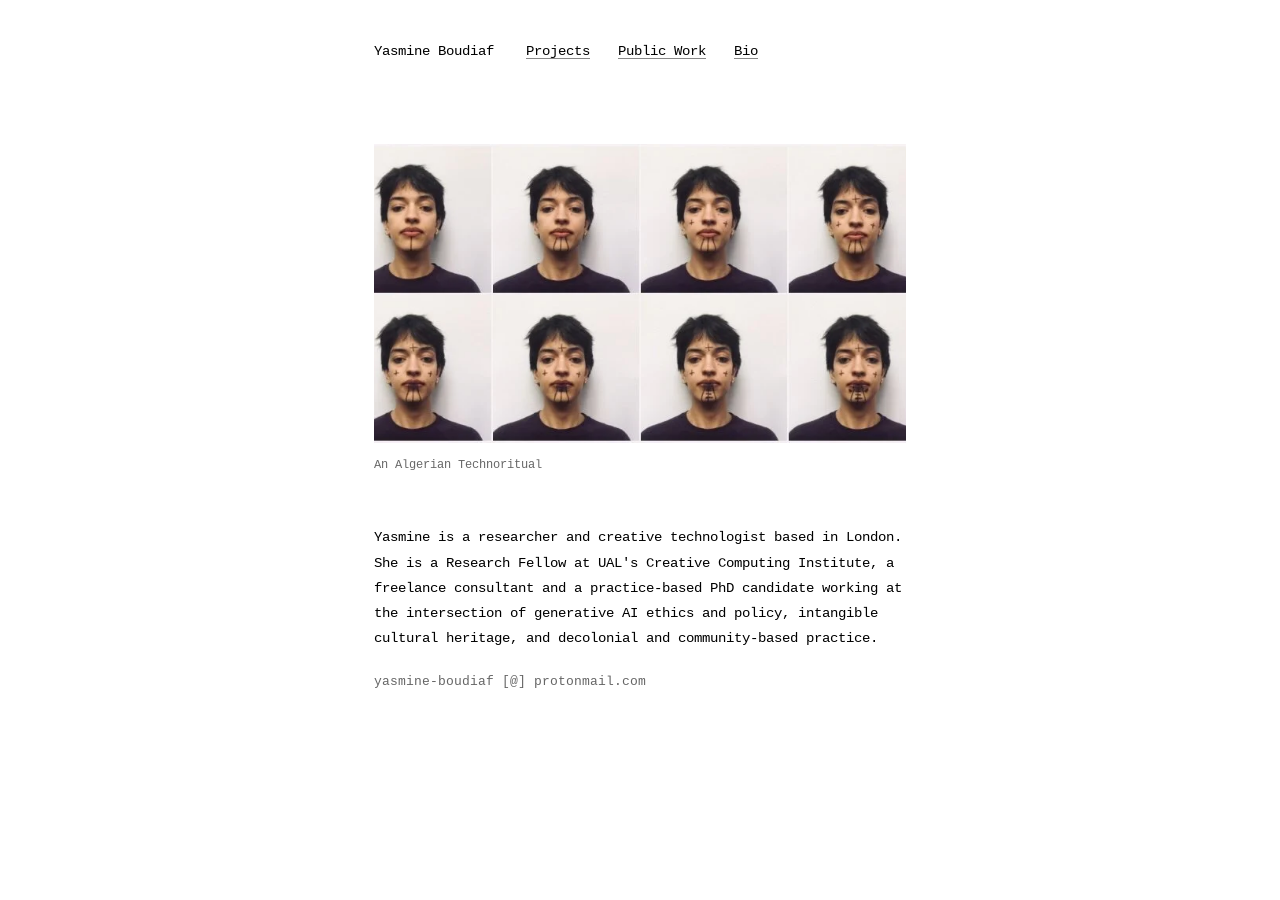
<file: index.html>
<!DOCTYPE html>
<html lang="en">
<head>
<meta charset="UTF-8">
<meta name="viewport" content="width=device-width, initial-scale=1.0">
<meta name="description" content="Yasmine Boudiaf, researcher, artist, and technologist working at the intersection of AI governance, cultural heritage, and decolonial practice. Based in London.">
<meta name="keywords" content="Yasmine Boudiaf, AI ethics, cultural heritage, decolonial AI, intangible heritage, generative AI, participatory research, AI policy, racial justice, creative technologist, UAL, Creative Computing Institute, Algerian artist, AI governance, anti-colonial, indigenous data sovereignty, federated data commons">
<meta property="og:type" content="website">
<meta property="og:url" content="https://yasmine-boudiaf.com/">
<meta property="og:title" content="Yasmine Boudiaf">
<meta property="og:description" content="Researcher, artist and technologist working across AI ethics, intangible cultural heritage and decolonial practice. Based in London.">
<meta property="og:image" content="https://yasmine-boudiaf.com/og-image.jpg">
<meta property="og:image:width" content="1200">
<meta property="og:image:height" content="630">
<meta property="og:image:alt" content="Yasmine Boudiaf, with eight portraits showing Algerian facial markings">
<meta name="twitter:card" content="summary_large_image">
<link rel="canonical" href="https://yasmine-boudiaf.com/">
<link rel="icon" href="favicon.ico" sizes="any">
<link rel="icon" type="image/png" href="favicon.png">
<link rel="apple-touch-icon" href="apple-touch-icon.png">
<title>Yasmine Boudiaf</title>
<style>
@font-face {
  font-family: 'Mono';
  src: url('mono-regular.woff') format('woff');
  font-weight: 400;
  font-style: normal;
  font-display: swap;
}
@font-face {
  font-family: 'Mono';
  src: url('mono-bold.woff') format('woff');
  font-weight: 700;
  font-style: normal;
  font-display: swap;
}
@font-face {
  font-family: 'Mono';
  src: url('mono-italic.woff') format('woff');
  font-weight: 400;
  font-style: italic;
  font-display: swap;
}

* { box-sizing: border-box; margin: 0; padding: 0; }
html { background: #fff; color: #000; font-size: 16px; }
body {
  font-family: 'Mono', 'Courier New', monospace;
  font-weight: 400; line-height: 1.65;
  max-width: 580px; margin: 0 auto;
  padding: 2.5rem 1.5rem 8rem;
}
a { color: #000; text-decoration: underline; text-underline-offset: 3px; text-decoration-color: #888; }
a:hover { text-decoration-color: #000; }
a:focus-visible { outline: 2px solid #000; outline-offset: 3px; text-decoration: none; }
em { font-style: italic; }
strong { font-weight: 700; }

.site-header { display: grid; grid-template-columns: auto 1fr; gap: 2rem; margin-bottom: 5rem; }
.site-name { font-size: 0.9rem; text-decoration: none; white-space: nowrap; }
.site-name:hover { text-decoration: underline; }
.nav-links { display: flex; flex-wrap: wrap; gap: 0 1.75rem; }
.nav-links a { font-size: 0.9rem; }
.nav-links a[aria-current="page"] { text-decoration-color: #000; text-decoration-thickness: 2px; }

.back { display: inline-block; font-size: 0.82rem; color: #666; margin-bottom: 3.5rem; }
.back:hover { color: #000; }

.project-title { font-size: 1.55rem; font-weight: 400; line-height: 1.25; margin-bottom: 0.75rem; }
.meta { font-size: 0.82rem; color: #666; margin-bottom: 2rem; }
.project-title + .img-box, .project-title + p:not(.meta) { margin-top: 1.25rem; }

p { font-size: 0.9rem; line-height: 1.75; margin-bottom: 1.25rem; }
ol, ul { font-size: 0.9rem; line-height: 1.75; margin: 0 0 1.25rem 1.5rem; }

.section-head { font-size: 0.9rem; font-weight: 700; margin: 3rem 0 1rem; }
.sub-head { font-size: 1.1rem; font-weight: 400; margin: 4rem 0 1rem; }
.sub-head:first-child, .view > .section-head:first-child { margin-top: 0; }
.meta + .sub-head { margin-top: 1rem; }
.sub-head + .img-box { margin-top: 0; }
.section-head + p, .section-head + ol { margin-top: 0; }

.img-box { width: 100%; background: #e8e8e8; display: flex; align-items: center; justify-content: center;
  position: relative; overflow: hidden; margin-bottom: 0.5rem; }
.img-box-main { aspect-ratio: 16/9; margin-bottom: 2.5rem; }
.img-box-inline { aspect-ratio: 4/3; margin: 2.5rem 0; }
.img-box-portrait { aspect-ratio: 4/5; max-width: 320px; margin-bottom: 3rem; }
.img-box::before, .img-box::after { content: ''; position: absolute; background: #ccc; }
.img-box::before { width: 100%; height: 1px; top: 50%; left: 0; }
.img-box::after { width: 1px; height: 100%; left: 50%; top: 0; }
.img-box-label { font-size: 0.7rem; color: #aaa; text-transform: uppercase; letter-spacing: 0.1em; position: relative; z-index: 1; }

.inline-img { margin: 2.5rem 0; }
.inline-img .img-box-inline { margin: 0 0 0.5rem; }
.img-caption { font-size: 0.75rem; color: #666; line-height: 1.5; margin-bottom: 0; }
.img-box-main:has(+ .img-caption) { margin-bottom: 0.5rem; }
.img-box-main + .img-caption { margin-bottom: 2.5rem; }

.project-links { display: flex; flex-direction: column; gap: 0.35rem; margin: 3rem 0 1.25rem; }
.project-links a { font-size: 0.82rem; }

/* landing */
.carousel { position: relative; margin-bottom: 3rem; }
.slide { display: none; text-decoration: none; }
.slide.is-on { display: block; }
.slide .img-box-main { margin-bottom: 0.5rem; }
.slide-caption { font-size: 0.75rem; color: #666; }
.slide:hover .slide-caption { color: #000; text-decoration: underline; text-underline-offset: 3px; }
.contact { font-size: 0.82rem; color: #666; }

/* projects index */
.index { list-style: none; margin: 0; }
.index li { margin-bottom: 4.5rem; }
.index-link { display: block; text-decoration: none; }
.index-title { display: block; font-size: 1.1rem; line-height: 1.35; margin-bottom: 1rem;
  text-decoration: underline; text-underline-offset: 4px; text-decoration-color: #888; }
.index-link:hover .index-title { text-decoration-color: #000; }
.index-link .img-box-main { margin-bottom: 1rem; }
.index-desc { margin: 0; }

/* research */
.research-title { font-size: 1.1rem; line-height: 1.5; font-style: italic; margin-bottom: 2.5rem; }

/* output and about lists */
.out-group, .cv-group { margin-bottom: 1rem; }
.out-title, .cv-role { font-size: 0.9rem; line-height: 1.5; }
.out-meta, .cv-org-date { font-size: 0.75rem; color: #666; line-height: 1.5; }
.out-meta a, .cv-org-date a { color: #666; }
.affil-list { list-style: none; margin-left: 0; }
.affil-list li { margin-bottom: 0.25rem; }
.collab-list { list-style: none; margin-left: 0; }

.view[hidden] { display: none; }
.visually-hidden { position: absolute; width: 1px; height: 1px; overflow: hidden; clip: rect(0 0 0 0); white-space: nowrap; }

@media (max-width: 480px) {
  body { padding-top: 1.5rem; }
  .site-header { grid-template-columns: 1fr; gap: 0.5rem; margin-bottom: 3.5rem; }
  .nav-links { gap: 0 1.25rem; }
  .project-title { font-size: 1.3rem; }
}

.fig { margin: 0 0 2.5rem; }
.fig img, .fig video { display: block; max-width: 100%; height: auto; }
.fig video { width: 100%; max-width: 450px; }
.grid { display: grid; grid-template-columns: 1fr 1fr; gap: 1rem; margin-bottom: 2.5rem; align-items: start; }
.grid .fig, .grid .video { margin: 0; }
.video { margin: 0 0 2.5rem; }
.yt { position: relative; aspect-ratio: 16/9; background: #e8e8e8; }
.yt iframe { position: absolute; inset: 0; width: 100%; height: 100%; border: 0; }
.video figcaption { font-size: 0.75rem; margin-top: 0.5rem; line-height: 1.5; }
.video figcaption a { color: #666; }
.tbc { font-size: 0.82rem; color: #999; }
.plain-list { list-style: none; margin-left: 0; }
.plain-list li { margin-bottom: 0.5rem; }
.slide-frame { display: block; aspect-ratio: 16/9; overflow: hidden; background: #e8e8e8; margin-bottom: 0.5rem; }
.slide-frame img { width: 100%; height: 100%; object-fit: cover; display: block; }
.index-link .fig { margin-bottom: 1rem; }
.portrait img { width: 320px; }
.portrait { margin-bottom: 3rem; }
.sub-head + .fig, .sub-head + .grid, .sub-head + .img-box { margin-top: 0; }
.meta + .fig, .meta + .img-box { margin-top: 0.5rem; }
@media (max-width: 480px) { .grid { gap: 0.6rem; } }


.fig { text-align: center; }
.fig img, .fig video { margin-left: auto; margin-right: auto; }
.portrait img { width: 320px; }
.grid { justify-items: center; }
.img-box-portrait { margin-left: auto; margin-right: auto; }
.video figcaption { text-align: center; }

.fig img, .fig video { width: auto; max-height: 75vh; }
</style>
</head>
<body>

<header class="site-header">
  <a class="site-name" href="#landing">Yasmine Boudiaf</a>
  <nav class="nav-links" aria-label="Main">
    <a href="#projects">Projects</a>
        <a href="#output">Public Work</a>
    <a href="#bio">Bio</a>
  </nav>
</header>

<main>
<section id="v-landing" class="view">
  <h1 class="visually-hidden">Yasmine Boudiaf</h1>
  <div class="carousel">
    <a class="slide is-on" href="#project-algerian-technoritual">
      <span class="slide-frame"><img src="alg1.webp" alt="Eight portraits of Yasmine with facial markings gradually added" width="750" height="380"></span>
      <span class="slide-caption">An Algerian Technoritual</span>
    </a>
    <a class="slide" href="#project-handgestures">
      <span class="slide-frame"><img src="hand1.webp" alt="A hand making a ring gesture against black" width="720" height="405" loading="lazy"></span>
      <span class="slide-caption">Mediterranean Hand Gestures</span>
    </a>
    <a class="slide" href="#project-woms">
      <span class="slide-frame"><img src="woms2.webp" alt="Workshop participants at tables with laptops" width="1000" height="520" loading="lazy"></span>
      <span class="slide-caption">Ways of Machine Seeing</span>
    </a>
    <a class="slide" href="#project-experimental">
      <span class="slide-frame"><img src="amph1.webp" alt="Purple translucent sugar sculptures lit from inside on a white plinth" width="640" height="480" loading="lazy"></span>
      <span class="slide-caption">Experimental Computation</span>
    </a>
    <a class="slide" href="#project-listening">
      <span class="slide-frame"><img src="ls8.webp" alt="Workshop participants writing on a large Listening Structures sheet" width="500" height="375" loading="lazy"></span>
      <span class="slide-caption">Listening Structures</span>
    </a>
    <a class="slide" href="#project-vr">
      <span class="slide-frame"><img src="vr2.webp" alt="Virtual open-plan office scene with two men addressing the viewer" width="1000" height="484" loading="lazy"></span>
      <span class="slide-caption">VR for Unconscious Bias</span>
    </a>
  </div>
  <p>Yasmine is a researcher and creative technologist based in London. She is a Research Fellow at UAL's Creative Computing Institute, a freelance consultant and a practice-based PhD candidate working at the intersection of generative AI ethics and policy, intangible cultural heritage, and decolonial and community-based practice.</p>
  <p class="contact">yasmine-boudiaf [@] protonmail.com</p>
</section>

<section id="v-projects" class="view" data-title="Projects" hidden>
  <h1 class="visually-hidden">Projects</h1>
  <span class="visually-hidden" aria-hidden="true">AI ethics policy cultural heritage decolonial generative AI participatory research intangible heritage anti-colonial racial justice surveillance data rights creative computing art practice community networks federated data commons computer vision augmented reality</span>
  <ul class="index">
  <li>
    <a class="index-link" href="#project-algerian-technoritual"><span class="index-title">An Algerian Technoritual</span><figure class="fig"><img src="alg1.webp" alt="Eight portraits of Yasmine with facial markings gradually added" width="750" height="380" loading="lazy"></figure></a>
    <p class="index-desc">Yasmine uses AI to artistically respond to and connect with a disappearing practice from her own culture: the facial tattoos of Algerian women.</p>
  </li>
  <li>
    <a class="index-link" href="#project-woms"><span class="index-title">Ways of Machine Seeing</span><figure class="fig"><img src="woms1.webp" alt="Man on a blue background inside a computer vision box labelled person" width="360" height="284" loading="lazy"></figure></a>
    <p class="index-desc">How are we teaching machines to see?</p>
  </li>
  <li>
    <a class="index-link" href="#project-federated"><span class="index-title">Federated Data Commons for Creative Communities</span><figure class="fig"><img src="cards.webp" alt="Workshop cards describing stakeholders, such as the community that contributed oral histories, each paired with a drawn symbol" width="1200" height="839" loading="lazy"></figure></a>
    <p class="index-desc">A 15-month UK-US research project developing governance frameworks that enable creative communities to share and manage federated data commons for responsible machine learning applications.</p>
  </li>
  <li>
    <a class="index-link" href="#project-aijustice"><span class="index-title">AI Justice Matrix</span><figure class="fig"><img src="ajm1.webp" alt="Network diagram of linked terms such as Colonial Extractivism, Surveillance and Epistemic Justice" width="760" height="760" loading="lazy"></figure></a>
    <p class="index-desc">An online platform and collaborative authorship project that invites the perspectives of practitioners concerned with our relationship with technology.</p>
  </li>
  <li>
    <a class="index-link" href="#project-aistreet"><span class="index-title">AI in the Street</span><figure class="fig"><img src="coventry.webp" alt="Participants cutting and collaging images onto a large street map at the Coventry observatory" width="900" height="1200" loading="lazy"></figure></a>
    <p class="index-desc">A five-city participatory project examining how everyday publics encounter AI in city streets.</p>
  </li>
  <li>
    <a class="index-link" href="#project-handgestures"><span class="index-title">Mediterranean Hand Gestures</span><figure class="fig"><img src="hand1.webp" alt="A hand making a ring gesture against black" width="720" height="405" loading="lazy"></figure></a>
    <p class="index-desc">This interactive project uses a camera to detect hand gestures and a speaker to produce corresponding verbal sounds.</p>
  </li>
  <li>
    <a class="index-link" href="#project-listening"><span class="index-title">Listening Structures</span><figure class="fig"><img src="ls1.webp" alt="Listening Structures sheet with four diagrams: Common-ing, Speculation Chamber, Epistemologies, Journey to Intervention" width="1000" height="905" loading="lazy"></figure></a>
    <p class="index-desc">Listening Structures provide a 2-dimensional environment to capture and orient thoughts on a given technological conundrum.</p>
  </li>
  <li>
    <a class="index-link" href="#project-everywhere"><span class="index-title">EveryWhere</span><figure class="fig"><img src="everywhere.webp" alt="EveryWhere wordmark above a row of emoji: globes, a web, the sun and a repeat symbol" width="1191" height="514" loading="lazy"></figure></a>
    <p class="index-desc">EveryWhere is an open-source platform for enabling communities to build and own their own sustainable digital networks.</p>
  </li>
  <li>
    <a class="index-link" href="#project-entanglements"><span class="index-title">Entanglements</span><figure class="fig"><img src="ent1.webp" alt="Hollerith punch card poster showing a large eye over a factory" width="250" height="348" loading="lazy"></figure></a>
    <p class="index-desc">Entanglements interrogates the relationship between states and technology companies.</p>
  </li>
  <li>
    <a class="index-link" href="#project-vr"><span class="index-title">VR for Unconscious Bias</span><figure class="fig"><img src="vr1.webp" alt="Virtual meeting room scene with four colleagues around a table" width="500" height="311" loading="lazy"></figure></a>
    <p class="index-desc">Using virtual reality to identify and change misogynistic micro-aggressions in the workplace.</p>
  </li>
  <li>
    <a class="index-link" href="#project-safetymeme"><span class="index-title">Safety Meme</span><figure class="fig"><img src="safe1.webp" alt="Baby doll with an extra eye in a striped top, on a pole against yellow" width="1000" height="1000" loading="lazy"></figure></a>
    <p class="index-desc">A physical meme that acts as an informative object for humans of the future.</p>
  </li>
  <li>
    <a class="index-link" href="#project-experimental"><span class="index-title">Experimental Computation</span><figure class="fig"><img src="amph1.webp" alt="Purple translucent sugar sculptures lit from inside on a white plinth" width="640" height="480" loading="lazy"></figure></a>
    <p class="index-desc">Sugar sculptures, light sculptures and other experiments with electronics and code.</p>
  </li>
  </ul>
</section>

<article id="v-project-algerian-technoritual" class="view" data-title="An Algerian Technoritual" hidden>
  <a class="back" href="#projects">← Projects</a>
  <h1 class="project-title">An Algerian Technoritual</h1>
  <p class="meta">Art practice</p>
  <figure class="fig"><img src="alg1.webp" alt="Eight portraits of Yasmine with facial markings gradually added" width="750" height="380" loading="lazy"></figure>
<p>An Algerian Techno-Ritual offers a methodology that uses machine learning (ML) as a tool to document cultural practices at risk of permanent erasure from our collective memory, and as a way for people to connect to their heritage.</p>
<p>Yasmine uses AI to artistically respond to and connect with a disappearing practice from her own culture: the facial tattoos of Algerian women.</p>
<p>She made a database of mock markings, generated an AI version of the markings, then used augmented reality (AR) to overlay it on her face.</p>
<figure class="fig"><img src="alg2.webp" alt="Grid of AI-generated facial markings" width="687" height="376" loading="lazy"></figure>
<figure class="fig"><img src="alg3.gif" alt="Animated magenta facial marking" width="180" height="280" loading="lazy"></figure>
<p>Her intention is to expand this pilot to produce a database of facial markings of North African and Middle-Eastern women that does not contain biometric data, for cultural and artistic purposes. She would like to develop a way of using AI that is non-extractive and truly beneficial to society.</p>
</article>
<article id="v-project-woms" class="view" data-title="Ways of Machine Seeing" hidden>
  <a class="back" href="#projects">← Projects</a>
  <h1 class="project-title">Ways of Machine Seeing</h1>
  <p class="meta">Research and public engagement</p>
  <figure class="fig"><img src="woms1.webp" alt="Man on a blue background inside a computer vision box labelled person" width="360" height="284" loading="lazy"></figure>
<p>The widespread adoption of computer vision affects the lives of its users at unprecedented levels. Its impact falls unevenly, and the populations already facing various forms of discrimination are the most vulnerable.</p>
<p>The project addresses the question: how are we teaching machines to see?</p>
<p>The project's point of departure is John Berger's 1972 BBC documentary series and book <em>Ways of Seeing</em>, which had an enormous impact on both popular and academic perspectives on visual culture. Central to the proposal is Berger's assertion that "the relation between what we see and what we know is never settled." The project asks in what ways computer vision further unsettles this relation. What does the increasingly general application of AI and machine vision algorithms in platforms and software imply for human ways of learning to see? What is the relationship between learning to see and training machines to see? The research proposes to investigate what new forms of computer visual literacy might be necessary when machines intervene in the interpretation, circulation and production of images. It brings together different approaches to visual and media literacy from art education, pedagogy and computer science.</p>
<p>Through hands-on experimentation with dataset curation and machine training, the workshops give participants a concrete context for understanding the risks and benefits of AI and computer vision.</p>
<figure class="fig"><img src="woms2.webp" alt="Workshop participants at tables with laptops" width="1000" height="520" loading="lazy"></figure>
<p>The project's interest lies in how developments in computer vision have transformed visuality, and how particular elite forms of knowledge gain legitimacy in ways that support intersectional discrimination and exclusion. It aims to inform a public understanding of these processes, to expose the limited worldview of image datasets, and to include other voices in this discussion.</p>
<p><a href="https://www.centreforthestudyof.net/machine-seeing/index.php/Main_Page" target="_blank" rel="noopener">Toolkit</a> in development.</p>
<h2 class="section-head">Collaborators</h2>
<p>Learning Experiments in Computer Vision and Visual Literacy is a public engagement project with funding from <a href="https://www.turing.ac.uk/learn-explore-and-participate/public-engagement-grant-award-2022" target="_blank" rel="noopener">The Alan Turing Institute</a>, and part of a research collaboration between the <a href="https://www.centreforthestudyof.net/" target="_blank" rel="noopener">Centre for the Study of the Networked Image</a> (CSNI) at London South Bank University, <a href="https://www.ucl.ac.uk/ioe/departments-and-centres/departments/culture-communication-and-media/art-design-and-museology" target="_blank" rel="noopener">UCL Institute of Education</a>, and <a href="https://thephotographersgallery.org.uk/" target="_blank" rel="noopener">The Photographers' Gallery</a>. With contributions from Geoff Cox (CSNI), Annie Davey (UCL IoE), Yasmine Boudiaf (Justice Matrix), Nicolas Malevé (Constant/Aarhus University), Janice McLaren (The Photographers' Gallery), Yugyoung Choi (UCL IoE), Hsin-Mei Lin (UCL IoE), Siddony Kalair (Roding Valley High School), Makaila McKenzie (Heartlands High School), James Stevenson, Andrew Dewdney (CSNI), Tim Fransen (CSNI) and Dean Kenning.</p>
</article>
<article id="v-project-federated" class="view" data-title="Federated Data Commons for Creative Communities" hidden>
  <a class="back" href="#projects">← Projects</a>
  <h1 class="project-title">Federated Data Commons for Creative Communities</h1>
  <p class="meta">Research, 2025–2026</p>
  <figure class="fig"><img src="cards.webp" alt="Workshop cards describing stakeholders, such as the community that contributed oral histories, each paired with a drawn symbol" width="1200" height="839"></figure>
<p><strong>Funder:</strong> UKRI, <strong>Lead institution:</strong> University of the Arts London, <strong>Partner:</strong> New York University, <strong>Role:</strong> Project Co-Lead (UK)</p>
<p>A 15-month UK-US research project developing governance frameworks that enable creative communities to share and manage federated data commons for responsible machine learning applications. A federated data commons is a distributed network of datasets governed by creators and stakeholders, allowing them to maintain local control while participating in a shared ecosystem with common standards.</p>
<p>The project addresses a critical challenge: artists, musicians, and writers are at the forefront of AI adoption while facing significant economic risks from their work being used in training datasets without consent. The project develops two complementary frameworks: a Creator-Centric Federated Dataset Framework empowering artists to structure and share their creative datasets while maintaining control, and a Federated Data Commons Governance Framework establishing rules, permissions, and protocols for community-managed data commons.</p>
<figure class="fig"><img src="fdcc.webp" alt="Participants standing around a table mapping a federated data commons with iridescent layers and handwritten notes" width="900" height="1200" loading="lazy"></figure>
<p>Yasmine serves as Project Co-Lead (UK), specialising in public engagement methodologies and AI ethics implementation. Her role spans participatory co-design workshops (WP2.1) and the documentation of case studies and implementation examples (WP4.1). The project is led by <a href="https://phoenixperry.com/" target="_blank" rel="noopener">Phoenix Perry</a> (UAL) and also involves Rebecca Fiebrink, Nick Bryan-Kinns, Elizabeth Wilson (all UAL), and <a href="https://tegabrain.com/" target="_blank" rel="noopener">Tega Brain</a> and Luke DuBois (NYU). Partners include <a href="https://foundation.mozilla.org/" target="_blank" rel="noopener">Mozilla Foundation</a>, <a href="https://creativecommons.org/" target="_blank" rel="noopener">Creative Commons</a>, <a href="https://sfpc.study/" target="_blank" rel="noopener">Society for Poetic Computation</a>, and <a href="https://www.ableton.com/" target="_blank" rel="noopener">Ableton</a>.</p>
</article>
<article id="v-project-aijustice" class="view" data-title="AI Justice Matrix" hidden>
  <a class="back" href="#projects">← Projects</a>
  <h1 class="project-title">AI Justice Matrix</h1>
  <p class="meta">Research, 2021–2022</p>
  <figure class="fig"><img src="ajm1.webp" alt="Network diagram of linked terms such as Colonial Extractivism, Surveillance and Epistemic Justice" width="760" height="760" loading="lazy"></figure>
<p>The <a href="https://aijusticematrix.com/" target="_blank" rel="noopener">AI Justice Matrix</a> is an online platform and collaborative authorship project that invites the perspectives of practitioners concerned with our relationship with technology. Yasmine developed it as part of her <a href="https://www.adalovelaceinstitute.org/just-ai/" target="_blank" rel="noopener">JUST AI</a> fellowship at the <a href="https://www.adalovelaceinstitute.org/" target="_blank" rel="noopener">Ada Lovelace Institute</a>, with funding from the <a href="https://www.ukri.org/councils/ahrc/" target="_blank" rel="noopener">Arts and Humanities Research Council</a>.</p>
<p>Fundamentally, this project refutes the notion that effective policy making, as it relates to AI ethics, is at all possible. It is a critique of Euro-centric knowledge processes and the way they manifest as curated information flows passing through sanctioned knowledge keepers. It treats all sources and expressions of knowledge as valid. It offers issues to consider when contemplating AI practice without necessarily offering an answer.</p>
<figure class="fig"><img src="ajm2.webp" alt="Two AI Justice Matrix pop-up entries: Ethics, and Older White Feminism" width="957" height="412" loading="lazy"></figure>
<p>She presented the project at <a href="https://202122.transmediale.de/projects/aarhus-university-london-south-bank-university" target="_blank" rel="noopener">Transmediale 2021/22</a> and <a href="https://www.cpdpconferences.org/" target="_blank" rel="noopener">CPDP 2022</a>. A publication is in development.</p>
</article>
<article id="v-project-aistreet" class="view" data-title="AI in the Street" hidden>
  <a class="back" href="#projects">← Projects</a>
  <h1 class="project-title">AI in the Street</h1>
  <p class="meta">Research, 2023–2026</p>
  <figure class="fig"><img src="coventry.webp" alt="Participants cutting and collaging images onto a large street map at the Coventry observatory" width="900" height="1200"></figure>
<p><strong>Funder:</strong> AHRC BRAID Programme, <strong>Role:</strong> Researcher and Creative Technologist, <strong>Partners:</strong> University of Warwick, UAL, Nokia Bell Labs, NESTA, LOTI, Transport for West Midlands</p>
<p>A five-city participatory project examining how everyday publics encounter AI in city streets. Yasmine led the London Observatory across three sites, Science Gallery (London Bridge), Martello Street Studios (London Fields), and Hermitage Community Moorings (Wapping), with 18 participants across sessions of up to three hours each.</p>
<p>The methodology centred on collaborative diagramming and sensing walks using A4 OHP transparency sheets layered over A0 street maps, working across four domains: Vehicles and Physical Infrastructure, Platforms and Data Flows, Labour and Operations, Users and Non-Users. Observatories also ran in Coventry, Edinburgh, Cambridge, and Logan (Australia). Findings launched at Newspeak House, London, January 2026.</p>
<div class="project-links">
<a href="https://arxiv.org/abs/2510.23342" target="_blank" rel="noopener">Reciprocity Deficits (arXiv)</a>
<a href="https://static1.squarespace.com/static/5dc968e72502ee46b88c1a4a/t/691c5b9a370efc54cf6b59b8/1763466138654/AI_IN_THE_STREET_2025.pdf" target="_blank" rel="noopener">Policy report PDF</a>
</div>
</article>
<article id="v-project-handgestures" class="view" data-title="Mediterranean Hand Gestures" hidden>
  <a class="back" href="#projects">← Projects</a>
  <h1 class="project-title">Mediterranean Hand Gestures</h1>
  <p class="meta">Art practice, 2020</p>
  <figure class="fig"><img src="hand1.webp" alt="A hand making a ring gesture against black" width="720" height="405" loading="lazy"></figure>
<p>This interactive project uses a camera to detect hand gestures and a speaker to produce corresponding verbal sounds.</p>
<p>Common Algerian and Mediterranean hand gestures are a big part of Yasmine's culture, and she wanted to produce a system that preserves and demonstrates them. She remembers, as a child, watching her relatives having entire conversations with neighbours in other buildings using hand gestures alone. They would catch up on local news, gossip and share jokes.</p>
<figure class="fig"><video src="hand2.mp4" autoplay muted loop playsinline aria-label="Yasmine making a series of Algerian hand gestures"></video></figure>
<p>Over time, this gestural language has faded. The main reason is that it seems no longer necessary, since most people have a mobile phone they use to send messages and emojis. Another factor is generational. Many in her generation have grown up under the influence of Western Europe and the US, or emigrated there, where hand gestures and expressive communication are less common. Although not a traditionalist, she has come to realise that the English language and mannerisms lack the range and richness in emotional expression that Mediterranean cultures have.</p>
<p>She wanted to develop a way of capturing the emotional vocabulary of these gestures before they disappear completely, and to make the case for the non-verbal expressions of emotion that words fail to articulate. Ideally this would be an interactive installation where audience members try out different hand gestures and learn what their meanings represent. Even without understanding the language they hear, they would sense the emotion in the tone and still enjoy the experience.</p>
<p>She wrote the piece in C++ and used a PlayStation Eye camera. She provided the audio recordings of her voice and her hand for the gestures. She first produced a data file with the three gestures separately, then imported that into the final program, which recognised the visual input and matched it to the audio files.</p>
<p>A Kinect camera or a Leap Motion sensor, both of which detect depth, would read hand movement more accurately, as would sensors that detect muscle movement. However, the wider purpose of this project is for audiences to interact with it outside of an installation, on personal devices with 2D cameras only. Therefore, to be as accessible as possible, she would put her effort into making movement detection more efficient, perhaps through more sophisticated machine learning algorithms.</p>
<p>She would like to develop an open-source, de-centralised gestural library that anyone is free to contribute to and curate. Machine learning algorithms could match and categorise gestures from different cultures. This library would act as a way to preserve gestural languages at risk of extinction and to trace how they have evolved over time and across geographies.</p>
</article>
<article id="v-project-listening" class="view" data-title="Listening Structures" hidden>
  <a class="back" href="#projects">← Projects</a>
  <h1 class="project-title">Listening Structures</h1>
  <p class="meta">Research and practice</p>
  <figure class="fig"><img src="ls1.webp" alt="Listening Structures sheet with four diagrams: Common-ing, Speculation Chamber, Epistemologies, Journey to Intervention" width="1000" height="905" loading="lazy"></figure>
<p>Challenging, undermining and distributing power is hard. Participation in discourse, let alone influencing systemic change, requires resources. Some are material and some more symbolic, signalling to all the undeniable legitimacy of the agent.</p>
<p>In undermining this process (a process that has become democracy in practice), new constellations of participation and outcomes are necessary. Listening Structures provide a 2-dimensional environment to capture and orient thoughts on a given technological conundrum. A series of geometric shapes that gradually fill with words, the process asks: what would listening look like if assigned roles were no longer visible, and conventional conversational dynamics (such as waiting for your turn to speak) no longer confined participants?</p>
<div class="grid"><figure class="fig"><img src="ls2.gif" alt="Common-ing diagram, animated" width="500" height="500" loading="lazy"></figure><figure class="fig"><img src="ls3.gif" alt="Deep Fissures diagram, animated" width="500" height="500" loading="lazy"></figure><figure class="fig"><img src="ls4.gif" alt="Epistemologies diagram, animated" width="500" height="500" loading="lazy"></figure><figure class="fig"><img src="ls5.gif" alt="Floating Thoughts diagram, animated" width="500" height="500" loading="lazy"></figure><figure class="fig"><img src="ls6.gif" alt="Journey to Intervention diagram, animated" width="500" height="500" loading="lazy"></figure><figure class="fig"><img src="ls7.gif" alt="Speculation Chamber diagram, animated" width="500" height="500" loading="lazy"></figure></div>
<p>The listening detaches from any person, yet everyone becomes the listener, as each participant sees the output at the same time. This distributed listening becomes active distributed listening when participants have access to the platform that collects contributions and are able to manipulate them. These contributions, or thoughts, take on a life of their own. Anyone picks them up, moves them around, builds on them, manipulates and challenges them. Half-formed ideas manifest, and someone else makes them whole. As ideas travel through these structures during this in-person interactive workshop, the nature of these ideas changes, and the commons determines the output.</p>
<p>In the workshops, participants collectively interrogate case studies where big tech and the public sector become entangled, assessing their impact on public life and minoritised communities. They pick up and run with each other's ideas to collectively speculate on alternative figurations for what such relationships could be, if communities distributed power and made decisions in the commons.</p>
<figure class="fig"><img src="ls8.webp" alt="Workshop participants writing on a large Listening Structures sheet" width="500" height="375" loading="lazy"></figure>
<figure class="fig"><img src="ls9.webp" alt="A finished Listening Structures sheet covered in handwritten contributions" width="500" height="375" loading="lazy"></figure>
<p><a href="https://titipi.org/wiki/index.php/Listening_Structures" target="_blank" rel="noopener">TiTiPi's Infrastructural Interactions</a> features Listening Structures, and Yasmine has run workshops at <a href="https://www.cpdpconferences.org/" target="_blank" rel="noopener">CPDP</a> and <a href="https://www.disruptionlab.org/" target="_blank" rel="noopener">Disruption Network Lab</a>.</p>
</article>
<article id="v-project-everywhere" class="view" data-title="EveryWhere" hidden>
  <a class="back" href="#projects">← Projects</a>
  <h1 class="project-title">EveryWhere</h1>
  <p class="meta">Community networks, 2022</p>
  <figure class="fig"><img src="everywhere.webp" alt="EveryWhere wordmark above a row of emoji: globes, a web, the sun and a repeat symbol" width="1191" height="514"></figure>
<p>EveryWhere is an open-source platform for enabling communities to build and own their own sustainable digital networks. The project comprises a long-term method for enabling local communities to manage their own instance, a hardware platform for building secure, sustainable community-spanning wi-fi mesh networks, and a software platform for writing, reading, and interacting with community content.</p>
<p>Yasmine participated in the founding EveryWhere Conference at UAL's Creative Computing Institute in July 2022, contributing across five thematic working sessions: community, hardware, sustainability, software, and creative. Her work on community-centred technology and anti-colonial approaches to digital infrastructure directly shaped the project's ethical framing. The conference brought together practitioners including Sarah Grant, Tega Brain, and Matteo Loglio to develop the project's research questions and methodology. Yasmine's contribution is credited throughout the conference documentation as foundational to the community and creative strands.</p>
<p>The project's three research goals, enacting best practices for local community-owned networks; proving best practices in sustainable computing spanning local hardware, renewable power, and software; and proving best practices in the creation of artistic and functional augmented reality content for and by communities, align directly with Yasmine's broader research concerns around community data sovereignty and decolonial infrastructure.</p>
<div class="project-links">
<a href="https://joelgethinlewis.com/presentations/EveryWhere/" target="_blank" rel="noopener">EveryWhere presentation</a>
</div>
</article>
<article id="v-project-entanglements" class="view" data-title="Entanglements" hidden>
  <a class="back" href="#projects">← Projects</a>
  <h1 class="project-title">Entanglements</h1>
  <p class="meta">Project, 2021–2022</p>
  <figure class="fig"><img src="ent1.webp" alt="Hollerith punch card poster showing a large eye over a factory" width="250" height="348" loading="lazy"></figure>
<p>Entanglements interrogates the relationship between states and technology companies. These relationships are lawful, yet at times perpetuate violence towards minoritised groups. It is therefore important when describing these relationships and their effects on people to move away from the potentially sanitising framing of legality vs illegality, and to situate this as part of a wider pattern of behaviour that keeps replaying across history and geographies in different forms, as part of a continuum of the subjugation of people away from power by entities of power.</p>
<figure class="fig"><img src="ent2.webp" alt="Pages from Vaught&#x27;s Practical Character Reader labelling facial features as deceitful or honest" width="640" height="505" loading="lazy"></figure>
<p>The systematic, often unnoticed and seemingly harmless harvesting of individuals' data becomes a weapon against minoritised groups. In partnerships between government bodies and private technology companies, the project identifies tech solutionism, normalising language, lack of consent and obfuscation as neo-colonial behaviours of these entities of power, serving to maintain and extend that power.</p>
<figure class="fig"><img src="ent3.webp" alt="BEIS privacy notice listing third parties that receive personal data, annotated in red" width="801" height="435" loading="lazy"></figure>
<p>This project seeks to demystify technological concepts and develop a conceptual understanding in people. Collectively, participants interrogate, detangle and then reimagine public-private contracts.</p>
<figure class="fig"><img src="ent4.webp" alt="Government contract text with colour highlights and annotations" width="368" height="165" loading="lazy"></figure>
<p><a href="https://www.artscouncil.org.uk/" target="_blank" rel="noopener">Arts Council England</a> supported the project, and Yasmine presented it at the <a href="https://www.arts.ac.uk/creative-computing-institute" target="_blank" rel="noopener">Creative Computing Institute</a>, <a href="https://www.disruptionlab.org/" target="_blank" rel="noopener">Disruption Network Lab</a> and <a href="https://lnu.se/en/" target="_blank" rel="noopener">Linnaeus University</a>.</p>
</article>
<article id="v-project-vr" class="view" data-title="VR for Unconscious Bias" hidden>
  <a class="back" href="#projects">← Projects</a>
  <h1 class="project-title">VR for Unconscious Bias</h1>
  <p class="meta">Project</p>
  <figure class="fig"><img src="vr1.webp" alt="Virtual meeting room scene with four colleagues around a table" width="500" height="311" loading="lazy"></figure>
<h2 class="section-head">Aim</h2>
<p>To identify misogynistic micro-aggressive behaviour arising from implicit bias in the workplace, and use virtual reality as a tool to change that behaviour.</p>
<h2 class="section-head">The training</h2>
<p>Many professional women encounter a type of misogyny at work too subtle to make an official complaint about. These are microaggressions: subtle physical or verbal behaviour based on bias and stereotypes.</p>
<p>Colleagues participate by experiencing virtual scenarios that show such behaviour. A guided conversation follows, discussing themes in the experiences. The training asks nothing more of participants, and trust individuals to make personal changes as they deem appropriate.</p>
<figure class="fig"><img src="vr2.webp" alt="Virtual open-plan office scene with two men addressing the viewer" width="1000" height="484" loading="lazy"></figure>
<h2 class="section-head">Research</h2>
<p>Yasmine collected hundreds of personal accounts of misogynistic micro-aggressions from hundreds of women. There were 3 criteria:</p>
<ol>
<li>Accounts came from professional women currently working in corporate and tech organisations.</li>
<li>Recent experiences.</li>
<li>Behaviour too subtle for common HR standards to treat as blatant misogyny.</li>
</ol>
<p>4 common themes emerged, which form the basis for the scenarios:</p>
<ol>
<li>Personal comments</li>
<li>Being ignored</li>
<li>Assumed to be junior</li>
<li>Combative or undermining attitude</li>
</ol>
<p>The <a href="https://www.standard.co.uk/tech/vr-simulation-gives-men-a-taste-of-what-it-s-like-for-women-who-are-mansplained-at-in-the-office-a3704956.html" target="_blank" rel="noopener">Evening Standard</a> featured the project.</p>
</article>
<article id="v-project-safetymeme" class="view" data-title="Safety Meme" hidden>
  <a class="back" href="#projects">← Projects</a>
  <h1 class="project-title">Safety Meme</h1>
  <p class="meta">Art practice, 2021</p>
  <figure class="fig"><img src="safe1.webp" alt="Baby doll with an extra eye in a striped top, on a pole against yellow" width="1000" height="1000" loading="lazy"></figure>
<p>A physical meme that acts as an informative object for humans of the future: a human interacts with a mechanical object, and the object reacts and communicates valuable information to the human.</p>
<p>Yasmine's intention is that in a speculative future, a person familiar with the Physical Meme, upon discovering a piece of information that needs communicating, will build a version of this object, as an act of altruism, to share that information with others.</p>
<p>Her monster baby warns humans of the future of nuclear waste nearby. A pressure sensor activates movement and sound that warns you to stay away.</p>
<figure class="fig"><img src="safe2.webp" alt="The doll on a pole among leaves, beside a radiation warning sign" width="558" height="558" loading="lazy"></figure>
<p>She proposes a new use for memes: to inform. Memes don't have to exist only for humour, or derision, or capitalist endeavours. They have the potential to inform, and to serve altruism. They evolve, and spill over from the web to the real world. The project invites people to imagine new possibilities together.</p>
<p>She has made an example of a Physical Meme, a "Safety Meme", as a pilot project communicating the dangers of nuclear waste.</p>
<p>Nuclear waste will remain radioactive for thousands of years. Humans in the future will need warnings about the danger of the nuclear waste we produce now. Semantics and symbols we use now will not carry the same meaning in the future, so the project proposes a warning symbol (a mutated baby) that stays relevant in years to come, and a vehicle that lets people reproduce the symbol (the virality of memes).</p>
<figure class="fig"><img src="safe4.gif" alt="Animated biohazard warning sign" width="80" height="66" loading="lazy"></figure>
<p>Nuclear semiotics is a fascinating practice that attempts to imagine which interventions we produce in the present would help warn people in the distant future of the dangers of nuclear waste. Attempts at this include an atomic priesthood, breeding cats that change colour near radiation, and the notion that "this place is not a place of honour".</p>
<p>It's unlikely that any warning system that appeals to a person's sense of reason will work. People routinely trespass and excavate where they know they shouldn't. Tomb raiders ignore curses, and there's a campaign trying to convince young people that live train lines are actually dangerous.</p>
<p>This pilot project proposed that evoking discomfort and disgust would work better, as these emotions are universal, and not attached to a specific culture or a particular language system.</p>
<p>She wanted to appeal to people's sense of the absurd, as something unusual is more viable as a meme, and more likely to live on in people's imaginations, free of any tether to cultural context or a point in time. The aesthetic of Tim Hunkin's "Novelty Automation" machines elegantly demonstrates that machines function and convey meaning without mechanical complexity. She wanted to retain an element of humour, to be disarming and engaging without asking much intellectual labour of an audience.</p>
<figure class="fig"><img src="safe3.webp" alt="The doll taken apart, wired to an Arduino and servos" width="500" height="375" loading="lazy"></figure>
<p>She assembled a mechanical sculpture that anyone is able to re-assemble, without knowledge of electronics, using easily available, scavenged materials at little or no cost. She wanted to offer the idea that participating in a practical sense in technological practice is for everyone.</p>
<h2 class="section-head">Working philosophy</h2>
<p>A list of proposed rules and principles to guide the development of the project:</p>
<ul class="plain-list">
<li>The object should have an innately familiar form.</li>
<li>The object's form should alter when activated in order to communicate a piece of information.</li>
<li>The piece of information should be relevant to humans in their situation and point in time.</li>
<li>The viral nature of memes could transmit different types of information.</li>
<li>People currently fall short of using memes to their full potential.</li>
<li>Memes are able to exist offline, as physical objects.</li>
<li>A meme in the present has the potential to live on online indefinitely.</li>
<li>An online meme could manifest as an offline, physical object.</li>
<li>Where possible, use easily available, low cost, second-hand objects and components.</li>
<li>Where possible, use scavenged materials that will keep their integrity for hundreds or thousands of years.</li>
</ul>
<p>She exhibited this project at <a href="https://www.cpdpconferences.org/" target="_blank" rel="noopener">CPDP 2021</a>.</p>
</article>
<article id="v-project-experimental" class="view" data-title="Experimental Computation" hidden>
  <a class="back" href="#projects">← Projects</a>
  <h1 class="project-title">Experimental Computation</h1>
  <p class="meta">Art practice</p>
  <h3 class="sub-head">Amphibian Populations of London</h3>
<figure class="fig"><img src="amph1.webp" alt="Purple translucent sugar sculptures lit from inside on a white plinth" width="640" height="480" loading="lazy"></figure>
<p>Amphibian Populations of London is a computational art piece made of three hand-sized sculptures. Yasmine made the sculptures from sugar and coated them in resin. They emit light pulses corresponding to populations of amphibians recorded at different sites across London. The form, colour and pulse patterns of the sculptures represent the relative health of these populations.</p>
<figure class="fig"><img src="amph2.webp" alt="Close-up of two purple sugar sculptures" width="640" height="480" loading="lazy"></figure>
<p>Does data have the capacity to represent living things? And if so, what traits does a non-biological object require to convey this sense of life?</p>

<h3 class="sub-head">Sentient Blobs</h3>
<figure class="fig"><img src="blob1.webp" alt="Coloured light sculptures glowing in a tree at night" width="480" height="640" loading="lazy"></figure>
<p>Interactive light sculptures with motion detectors, LED lights and a programmed ESP32 chip give ambient "womp" pulsating light when someone nears.</p>
<p>Small ones as indoor decoration, massive ones at outdoor experiences.</p>
<p>Yasmine exhibited them at <a href="https://secretgardenparty.com/" target="_blank" rel="noopener">Secret Garden Party</a> 2022.</p>

<h3 class="sub-head">Ethnic Representation Index</h3>
<div class="img-box img-box-main"><span class="img-box-label">Image</span></div>
<p><strong>Publisher:</strong> UAL, <strong>Co-authors:</strong> Prof. David Mba, Chris Lloyd-Bardsley, <strong>Editions:</strong> 2022, 2023, 2024</p>
<p>Annual data analysis and appraisal of ethnic disparities and anti-racism initiatives across universities in England. UAL's head of research selected Yasmine to co-author the Index, and she managed the research process from design through to publication and dissemination. Times Higher Education featured the Index.</p>

<h3 class="sub-head">HR Manager</h3>
<figure class="fig"><img src="hr1.webp" alt="Virtual office room from the HR Manager game" width="300" height="153" loading="lazy"></figure>
<p class="tbc">Text to come</p>

<h3 class="sub-head">Preppy</h3>
<div class="grid"><figure class="fig"><img src="prep1.webp" alt="Preppy app menu screen" width="204" height="318" loading="lazy"></figure><figure class="fig"><img src="prep2.webp" alt="Preppy challenge screen asking whether she seems happy, reflective or upset" width="202" height="312" loading="lazy"></figure></div>
<p class="tbc">Text to come</p>

<h3 class="sub-head">Untitled</h3>
<figure class="fig"><img src="misc1.webp" alt="A hand holding a circuit board beside a box labelled Dirty Prolog Box" width="300" height="170" loading="lazy"></figure>
<figure class="fig"><img src="misc2.gif" alt="Animated grey cat" width="207" height="170" loading="lazy"></figure>

<h3 class="sub-head">Average Face, Average Views</h3>
<div class="img-box img-box-main"><span class="img-box-label">Image</span></div>
<p class="tbc">Text to come</p>

<h3 class="sub-head">Interactive Wallpaper</h3>
<div class="img-box img-box-main"><span class="img-box-label">Image</span></div>
<p class="tbc">Text to come</p>

<h3 class="sub-head">Stop-Motion Animation</h3>
<div class="img-box img-box-main"><span class="img-box-label">Image</span></div>
<p class="tbc">Text to come</p>

</article>

<section id="v-output" class="view" data-title="Public Work" hidden>
<h2 class="section-head">Recognition</h2>
<div class="out-group"><div class="out-title"><a href="https://womeninaiethics.org/the-list/of-2022/" target="_blank" rel="noopener">100 Brilliant Women in AI Ethics</a></div><div class="out-meta">Women in AI Ethics, 2022</div></div>
<div class="out-group"><div class="out-title"><a href="https://www.adalovelaceinstitute.org/person/yasmine-boudiaf/" target="_blank" rel="noopener">Ada Lovelace Institute, JUST AI Fellowship</a></div><div class="out-meta">AHRC-funded visiting fellowship, 2020–2023</div></div>
<div class="out-group"><div class="out-title">Arts Council England Grant</div><div class="out-meta">Entanglements lecture series, 2021</div></div>

<h2 class="section-head">Writing</h2>
<div class="out-group"><div class="out-title"><a href="https://arxiv.org/abs/2510.23342" target="_blank" rel="noopener">Reciprocity Deficits: Observing AI in the Street with Everyday Publics</a></div><div class="out-meta">arXiv preprint, 2025. With Alex S. Taylor, Noortje Marres, Mercedes Bunz, Thao Phan, Maya Indira Ganesh, Dominique Barron, Rachel Coldicutt, Iain Emsley, Beatrice Gobbo, Louise Hickman, Manu Luksch, Bettina Nissen, Mukul Patel, Luis Soares</div></div>
<div class="out-group"><div class="out-title"><a href="https://www.arts.ac.uk/about-ual/ethnic-representation-index" target="_blank" rel="noopener">Ethnic Representation Index</a></div><div class="out-meta">UAL, 2022, 2023, 2024. Co-author with Prof. David Mba and Chris Lloyd-Bardsley. Covered by Times Higher Education</div></div>
<div class="out-group"><div class="out-title"><a href="https://titipi.org/wiki/index.php/Listening_Structures" target="_blank" rel="noopener">Listening Structures</a></div><div class="out-meta">In Infrastructural Interactions: Survival, Resistance and Radical Care, ed. Pritchard and Snelting. TiTiPi, Brussels. ISBN: 9789464513202, 2022</div></div>
<div class="out-group"><div class="out-title"><a href="https://www.cpdpconferences.org/events/ai-justice-matrix-the-futility-of-policy-craft" target="_blank" rel="noopener">AI Justice Matrix: The Futility of Policy Craft</a></div><div class="out-meta">Transmediale 2022, CPDP 2022, CSNI, Aarhus, 2022</div></div>
<div class="out-group"><div class="out-title"><a href="https://static1.squarespace.com/static/5dc968e72502ee46b88c1a4a/t/691c5b9a370efc54cf6b59b8/1763466138654/AI_IN_THE_STREET_2025.pdf" target="_blank" rel="noopener">Lessons from Everyday Encounters with AI Innovation</a></div><div class="out-meta">AI in the Street policy report, 2025</div></div>
<div class="out-group"><div class="out-title"><a href="https://notechfortyrants.org/2022/11/07/new-report-surveillance-tech-perpetuates-police-abuse-of-power/" target="_blank" rel="noopener">Surveillance Tech Perpetuates Police Abuse of Power</a></div><div class="out-meta">No Tech For Tyrants, co-author, 2022</div></div>
<div class="out-group"><div class="out-title">AI and Inequalities</div><div class="out-meta">Regional Academy on the United Nations, UN, OSCE, 2022</div></div>

<h2 class="section-head">Workshops</h2>
<div class="out-group"><div class="out-title">Participatory AI: Drawing a Collective Dataset</div><div class="out-meta">SUSAI Futures, Bath Spa University, 2025</div></div>
<div class="out-group"><div class="out-title">AI in the Street: Creative Diagramming Workshop</div><div class="out-meta">Newspeak House, London. With Mukul Patel, January 2026</div></div>
<div class="out-group"><div class="out-title">AI in the Street: Reclaiming the Smart Street</div><div class="out-meta">Science Gallery London. With Manu Luksch and Mukul Patel, 2024</div></div>
<div class="out-group"><div class="out-title">AI in the Street: Coventry Community Observatory</div><div class="out-meta">Coventry. Sensing walks and screenprinting, with Kate Rossin, 2024</div></div>
<div class="out-group"><div class="out-title">Federated Data Commons: Participatory Co-Design Workshops</div><div class="out-meta">UK and US, UKRI Federated Data Commons project, UAL, 2025–2026</div></div>
<div class="out-group"><div class="out-title"><a href="https://varia.zone/en/colonial-infrastructures-23.html" target="_blank" rel="noopener">Listening Structures: Colonial Infrastructures Worksession</a></div><div class="out-meta">Varia collective, Rotterdam, 2023</div></div>
<div class="out-group"><div class="out-title">Listening Structures: A Collective Process for Big Tech's Interrogation</div><div class="out-meta">Artivism conference, Re-Imagine Europe, 2022</div></div>
<div class="out-group"><div class="out-title">EveryWhere Conference: Community, Hardware, Sustainability, Software and Creative sessions</div><div class="out-meta">UAL Creative Computing Institute, London, July 2022</div></div>
<div class="out-group"><div class="out-title">Learning Experiments in Computer Vision and Literacy</div><div class="out-meta">The Alan Turing Institute, 2022</div></div>
<div class="out-group"><div class="out-title">Shaping AI: AI Controversies Expert Workshop</div><div class="out-meta">European Open Research Area, 2022</div></div>
<div class="out-group"><div class="out-title">Digital Rights For All</div><div class="out-meta">Digital Freedom Fund, workshop series on community advocacy tools for strategic litigation, 2022</div></div>

<h2 class="section-head">Speaking</h2>
<div class="out-group"><div class="out-title"><a href="https://www.radicalmatter.art/events/2024-symposium" target="_blank" rel="noopener">radical matter Symposium: An Algerian Technoritual</a></div><div class="out-meta">Impulse lecture, University of Applied Arts Vienna, RCA, 2024</div></div>
<div class="out-group"><div class="out-title"><a href="https://berggruen.org/news/many-worlds-of-ai" target="_blank" rel="noopener">Many Worlds of AI: Cultural Memory: Artistic Experiments in AI</a></div><div class="out-meta">Cambridge Futures of Intelligence, Berggruen Institute, 2023</div></div>
<div class="out-group"><div class="out-title"><a href="https://varia.zone/en/colonial-infrastructures-23.html" target="_blank" rel="noopener">Colonial Infrastructures: presentation and workshop</a></div><div class="out-meta">Varia collective, Rotterdam, 2023</div></div>
<div class="out-group"><div class="out-title">Europaeum Network: Society: Beyond the Digital Revolution</div><div class="out-meta">Oxford University, 2023</div></div>
<div class="out-group"><div class="out-title"><a href="https://www.disruptionlab.org/event/df32-algorithms-of-violence" target="_blank" rel="noopener">Disruption Network Lab: Algorithms of Violence</a></div><div class="out-meta">SMART PRISONS series. With Petra Molnar and Martina Tazzioli, Berlin, 2022</div></div>
<div class="out-group"><div class="out-title">ARTIVISM: panel host and workshop leader</div><div class="out-meta">Disruption Network Lab, Berlin, 2022</div></div>
<div class="out-group"><div class="out-title"><a href="https://humanities.uct.ac.za/huma/events/yasmine-boudiaf-anti-colonial-artistic-research" target="_blank" rel="noopener">Institute for Humanities in Africa: Anti-Colonial Artistic Research</a></div><div class="out-meta">HUMA Ataya Seminar, University of Cape Town, 2022</div></div>
<div class="out-group"><div class="out-title"><a href="https://www.cpdpconferences.org/events/ai-justice-matrix-the-futility-of-policy-craft" target="_blank" rel="noopener">CPDP 2022: AI Justice Matrix: The Futility of Policy Craft</a></div><div class="out-meta">Keynote, Brussels, 2022</div></div>
<div class="out-group"><div class="out-title">CPDP 2021: Connecting The Dots: Privacy, Data, Racial Justice</div><div class="out-meta">Panelist. With Sarah Chander, Nakeema Stefflbauer, Nani Jansen Reventlow, Seeta Peña Gangadharan, 2021</div></div>
<div class="out-group"><div class="out-title">Network Disruption Lab: Data, Surveillance and Borders</div><div class="out-meta">Panelist, 2021</div></div>
<div class="out-group"><div class="out-title">AI UK: How to make an impact: Public participation</div><div class="out-meta">The Alan Turing Institute, 2021</div></div>
<div class="out-group"><div class="out-title"><a href="https://www.youtube.com/watch?v=-dJbPW6ycbo" target="_blank" rel="noopener">Entanglements: UAL Technology and Power: Public Seminar</a></div><div class="out-meta">University of the Arts London, 2021</div></div>
<div class="out-group"><div class="out-title">Civil Service Fast Stream Conference</div><div class="out-meta">Guest speaker: Diversity, Technology and Policy, 2021</div></div>
<div class="out-group"><div class="out-title">المورد الثقافي / Mawred: AI and Artistic Labour in the Arab World</div><div class="out-meta">Panel organiser and host, 2021</div></div>

<h2 class="section-head">Teaching</h2>
<div class="out-group"><div class="out-title"><a href="https://www.coursera.org/learn/creative-ai-intro" target="_blank" rel="noopener">UAL Creative AI: Coursera Specialisation</a></div><div class="out-meta">Expert contributor. Introduction to Creative AI, Images and Media, Sound, Music and Interaction, Text and Transformations, 2024</div></div>
<div class="out-group"><div class="out-title">MA Internet Equalities, BSc Creative Computing</div><div class="out-meta">University of the Arts London, module teaching, 2021–present</div></div>
<div class="out-group"><div class="out-title">Chaos and Big Data: Controversies and Public Impact</div><div class="out-meta">Linnaeus University, Sweden, co-module leader, 2021–2022</div></div>

<h2 class="section-head">Exhibitions</h2>
<div class="out-group"><div class="out-title"><a href="https://www.radicalmatter.art/events/exhibition" target="_blank" rel="noopener">radical matter</a></div><div class="out-meta">AIL, University of Applied Arts Vienna, 2024</div></div>
<div class="out-group"><div class="out-title"><a href="https://betterimagesofai.org/images?artist=YasmineBoudiaf&amp;title=DataProcessing" target="_blank" rel="noopener">Data Processing: Better Images of AI</a></div><div class="out-meta">Co-created with LOTI, CC-BY 4.0, 2023</div></div>
<div class="out-group"><div class="out-title">Sentient Blobs</div><div class="out-meta">Interactive light sculptures, Secret Garden Party, 2022</div></div>
<div class="out-group"><div class="out-title">Safety Meme</div><div class="out-meta">Robotic sculpture, CPDP, Brussels, 2021</div></div>
<div class="out-group"><div class="out-title">Amphibian Populations of London</div><div class="out-meta">Computational sculpture, Goldsmiths, 2022</div></div>

<h2 class="section-head">Media</h2>
<div class="out-group"><div class="out-title"><a href="https://www.thegoodrobot.co.uk/post/art-technology-and-justice-with-yasmine-boudiaf" target="_blank" rel="noopener">The Good Robot: Art, Technology and Justice</a></div><div class="out-meta">Leverhulme CFI. Transcript available, 2024</div></div>
<div class="out-group"><div class="out-title"><a href="https://rwm.macba.cat/en/sonia/sonia-379-yasmine-boudiaf" target="_blank" rel="noopener">Son[i]a #379: Radio Web MACBA</a></div><div class="out-meta">MACBA Barcelona, Re-Imagine Europe, 2023</div></div>
<div class="out-group"><div class="out-title">All Tech Is Human: Responsible Tech Guide</div><div class="out-meta">The Business Case for AI Ethics, 2022</div></div>
<div class="out-group"><div class="out-title">The Evening Standard</div><div class="out-meta">VR to tackle microaggressions in workplaces, 2021</div></div>
</section>

<section id="v-bio" class="view" data-title="Bio" hidden>
<figure class="fig portrait"><img src="portrait.webp" alt="Portrait of Yasmine Boudiaf in front of patterned wallpaper with green leaves" width="800" height="800"></figure>
<h2 class="section-head">Short bio</h2>
<p>Yasmine Boudiaf is a researcher, artist, and technologist based in London. A Research Fellow at UAL's Creative Computing Institute and a PhD candidate working at the intersection of generative AI, intangible cultural heritage, and decolonial practice, she was named one of <a href="https://womeninaiethics.org/the-list/of-2022/" rel="noopener" target="_blank">100 Brilliant Women in AI Ethics 2022</a> and is a Visiting Fellow of the <a href="https://www.adalovelaceinstitute.org/person/yasmine-boudiaf/" rel="noopener" target="_blank">Ada Lovelace Institute</a> and a Fellow of the Royal Society of Arts.</p>
<h2 class="section-head">Long bio</h2>
<p>Yasmine Boudiaf is a researcher, artist, and technologist based in London. A Research Fellow at UAL's Creative Computing Institute and a PhD candidate working at the intersection of generative AI, intangible cultural heritage, and decolonial practice, she was named one of <a href="https://womeninaiethics.org/the-list/of-2022/" rel="noopener" target="_blank">100 Brilliant Women in AI Ethics 2022</a> and is a Visiting Fellow of the <a href="https://www.adalovelaceinstitute.org/person/yasmine-boudiaf/" rel="noopener" target="_blank">Ada Lovelace Institute</a> and a Fellow of the Royal Society of Arts.</p>
<p>Her practice spans participatory workshops, diagramming methodologies, and community-grounded approaches to AI and cultural heritage, with a particular focus on North African heritage traditions and decolonial frameworks. Her art practice is described as 'tin foil hat research': playful projects rooted in deep research methodologies ranging from writing to computing, examining the shape-shifting tactics of ruling powers and new technologies.</p>
<p>As a serial founder, Yasmine built and directed Justice Matrix (2020–2024), a non-profit consultancy supporting organisations in developing sustainable, socially responsible technology projects and policies. She previously served as Chief Strategist at Peoples Studio (2019–2022) and founded Serious Datum (2014–2019).</p>
<p>She is an Associate Researcher at London South Bank University, AI Policy Advisor to <a href="https://paqn.network/" rel="noopener" target="_blank">PAQN</a>, and co-organiser of No Tech For Tyrants.</p>

<h2 class="section-head">Contact</h2>
<p>yasmine-boudiaf [@] protonmail.com</p>
<p><a href="https://www.linkedin.com/in/yasmine-boudiaf-258349143/" rel="noopener" target="_blank">LinkedIn</a></p>
</section>
</main>

<script>

(function () {
  

  var views = document.querySelectorAll('.view');
  var navLinks = document.querySelectorAll('.nav-links a');
  function show(id, push) {
    var target = document.getElementById('v-' + id) || document.getElementById('v-landing');
    views.forEach(function (v) { v.hidden = v !== target; });
    var key = target.id.slice(2);
    var section = key.indexOf('project-') === 0 ? 'projects' : key;
    navLinks.forEach(function (a) {
      if (a.getAttribute('href') === '#' + section) a.setAttribute('aria-current', 'page');
      else a.removeAttribute('aria-current');
    });
    var t = target.getAttribute('data-title');
    document.title = t ? t + ', Yasmine Boudiaf' : 'Yasmine Boudiaf';
    if (push) { try { history.pushState(null, '', '#' + key); } catch (e) {} }
    window.scrollTo(0, 0);
  }
  document.addEventListener('click', function (e) {
    var a = e.target.closest('a[href^="#"]');
    if (!a || e.metaKey || e.ctrlKey || e.shiftKey) return;
    e.preventDefault();
    show(a.getAttribute('href').slice(1) || 'landing', true);
  });
  window.addEventListener('popstate', function () { show((location.hash || '#landing').slice(1), false); });
  var start = '';
  try { start = location.hash.slice(1); } catch (e) {}
  show(start || 'landing', false);

  var slides = document.querySelectorAll('.slide');
  var still = window.matchMedia('(prefers-reduced-motion: reduce)').matches;
  if (still) document.querySelectorAll('video[autoplay]').forEach(function (v) { v.removeAttribute('autoplay'); v.setAttribute('controls', ''); v.pause(); });
  if (slides.length > 1 && !still) {
    var i = 0;
    setInterval(function () {
      if (document.getElementById('v-landing').hidden) return;
      slides[i].classList.remove('is-on');
      i = (i + 1) % slides.length;
      slides[i].classList.add('is-on');
    }, 4500);
  }
})();

</script>
</body>
</html>
</file>
